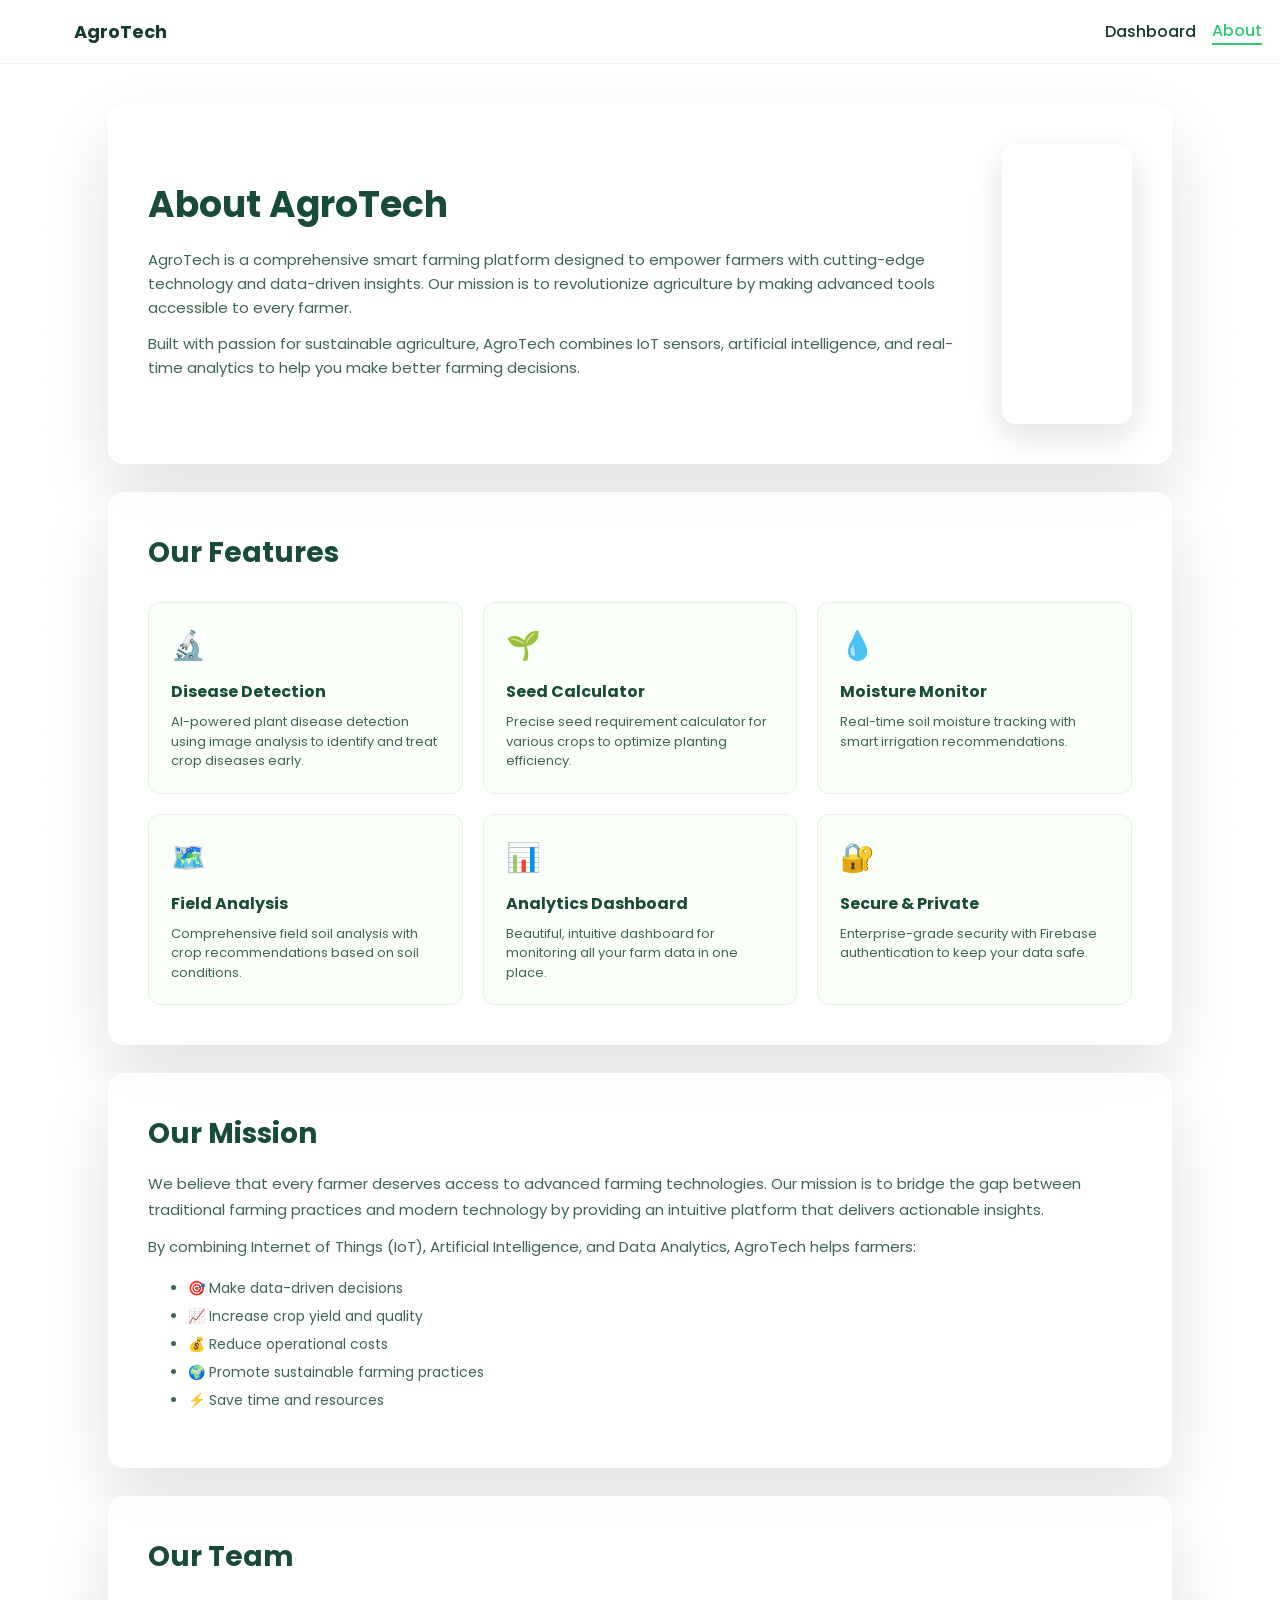
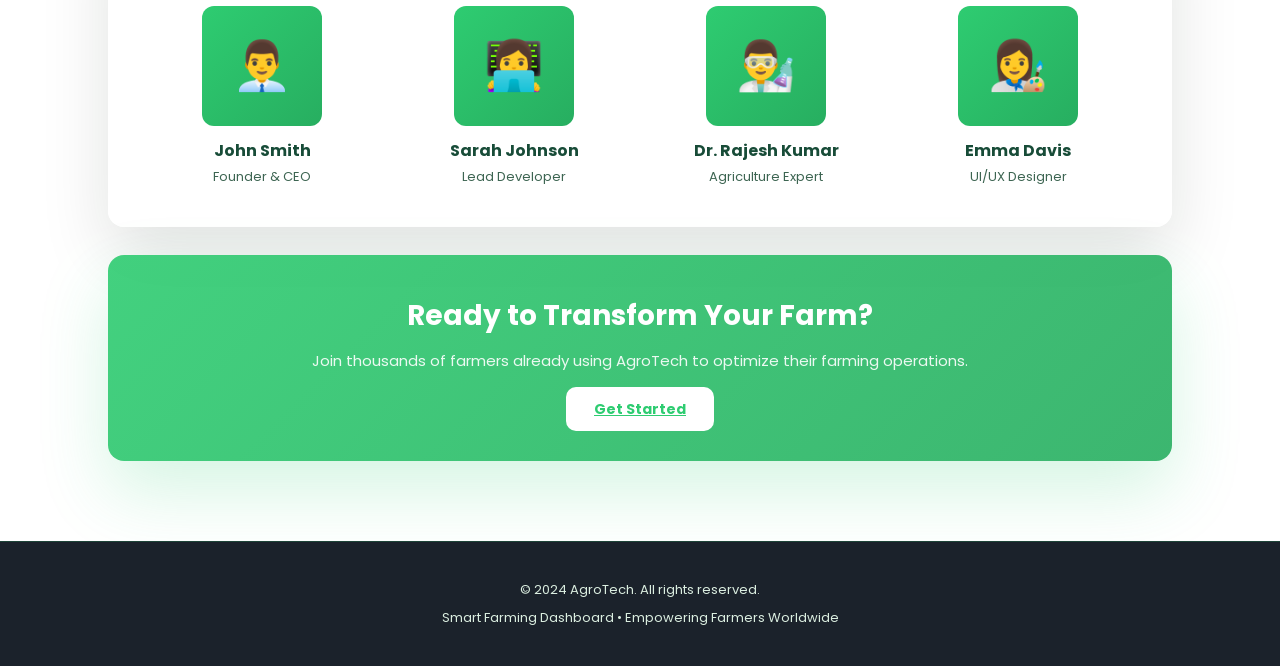
<file: public/about.html>
<!DOCTYPE html>
<html lang="en">

<head>
    <meta charset="utf-8" />
    <meta name="viewport" content="width=device-width,initial-scale=1" />
    <title>About — AgroTech Dashboard</title>
    <!-- Google tag (gtag.js) -->
    <script async src="https://www.googletagmanager.com/gtag/js?id=G-ZP5JD05KH3"></script>
    <script>
        window.dataLayer = window.dataLayer || [];
        function gtag() { dataLayer.push(arguments); }
        gtag('js', new Date());
        gtag('config', 'G-ZP5JD05KH3');
    </script>

    <!-- Favicon and App Icons -->
    <link rel="icon" type="image/png" sizes="16x16" href="/favicon-16x16.png">
    <link rel="icon" type="image/png" sizes="32x32" href="/favicon-32x32.png">
    <link rel="apple-touch-icon" href="/apple-touch-icon.png">
    <link rel="icon" href="favicon.ico" >
    <!-- Android Chrome Icons -->
    <link rel="icon" type="image/png" sizes="192x192" href="/android-chrome-192x192.png">
    <link rel="icon" type="image/png" sizes="512x512" href="/android-chrome-512x512.png">

    <!-- PWA Manifest -->
    <link rel="manifest" href="/site.webmanifest">

    <!-- Fonts, icons -->
    <link href="https://fonts.googleapis.com/css2?family=Poppins:wght@300;400;600;700&display=swap" rel="stylesheet">
    <link rel="stylesheet" href="https://cdnjs.cloudflare.com/ajax/libs/font-awesome/6.5.0/css/all.min.css" />

    <style>
        :root {
            --accent: #2ecc71;
            --accent-dark: #27ae60;
            --muted: #6b7280;
            --dark: #0f1720;
        }

        * {
            box-sizing: border-box
        }

        body {
            margin: 0;
            font-family: 'Poppins', sans-serif;
            color: #0b2e21;
            overflow: auto;
        }

        /* Parallax background container */
        .bg-wrap {
            position: fixed;
            inset: 0;
            z-index: -3;
            overflow: hidden;
        }

        .bg-image {
            position: absolute;
            inset: -20%;
            background-image: url('https://images.unsplash.com/photo-1524593119771-aa5c54b3e222?auto=format&fit=crop&w=1600&q=70');
            background-size: cover;
            background-position: center;
            transform: translate3d(0, 0, 0);
            transition: transform .15s linear;
            filter: saturate(1.05) contrast(1);
        }

        .bg-overlay {
            position: absolute;
            inset: 0;
            background: linear-gradient(rgba(255, 255, 255, 0.78), rgba(255, 255, 255, 0.85));
        }

        /* Layout */
        .main {
            display: flex;
            flex-direction: column;
            min-height: 100vh;
            position: relative;
            z-index: 1;
        }

        /* Topbar */
        .topbar {
            height: 64px;
            display: flex;
            align-items: center;
            gap: 12px;
            padding: 0 18px;
            background: rgba(255, 255, 255, 0.72);
            backdrop-filter: blur(8px);
            border-bottom: 1px solid rgba(0, 0, 0, 0.04);
            position: sticky;
            top: 0;
            z-index: 10;
            justify-content: space-between;
        }

        .brand {
            display: flex;
            gap: 12px;
            align-items: center;
        }

        .logo {
            width: 44px;
            height: 44px;
            border-radius: 10px;
            background-image: url('https://images.unsplash.com/photo-1542444459-db5a45f1d499?auto=format&fit=crop&w=300&q=60');
            background-size: cover;
        }

        .title {
            font-weight: 700;
            color: #163b2e;
            font-size: 18px;
        }

        .topbar-right {
            display: flex;
            gap: 16px;
            align-items: center;
        }

        .nav-link {
            text-decoration: none;
            color: #163b2e;
            font-weight: 500;
            cursor: pointer;
            transition: color 0.3s ease;
        }

        .nav-link:hover {
            color: var(--accent);
        }

        .nav-link.active {
            color: var(--accent);
            border-bottom: 2px solid var(--accent);
        }

        /* Content area */
        .content {
            width: 100%;
            max-width: 1100px;
            margin: 0 auto;
            padding: 40px 18px;
            flex: 1;
        }

        /* Section cards */
        .about-hero {
            background: rgba(255, 255, 255, 0.88);
            border-radius: 16px;
            padding: 40px;
            margin-bottom: 28px;
            box-shadow: 0 30px 70px rgba(14, 22, 18, 0.12);
            display: flex;
            gap: 32px;
            align-items: center;
        }

        .about-hero-text h1 {
            margin: 0;
            font-size: 36px;
            color: #184c38;
            margin-bottom: 16px;
        }

        .about-hero-text p {
            margin: 0 0 12px 0;
            color: #3d6552;
            line-height: 1.6;
            font-size: 15px;
        }

        .about-hero-image {
            width: 280px;
            height: 280px;
            border-radius: 14px;
            background-image: url('https://images.unsplash.com/photo-1574080320219-553eb213f72d?auto=format&fit=crop&w=400&q=60');
            background-size: cover;
            background-position: center;
            box-shadow: 0 12px 35px rgba(7, 20, 12, 0.12);
        }

        /* Features grid */
        .features-section {
            background: rgba(255, 255, 255, 0.88);
            border-radius: 16px;
            padding: 40px;
            margin-bottom: 28px;
            box-shadow: 0 30px 70px rgba(14, 22, 18, 0.12);
        }

        .features-section h2 {
            margin: 0 0 28px 0;
            font-size: 28px;
            color: #184c38;
        }

        .features-grid {
            display: grid;
            grid-template-columns: repeat(auto-fit, minmax(240px, 1fr));
            gap: 20px;
        }

        .feature-card {
            background: #fbfff9;
            padding: 22px;
            border-radius: 12px;
            border: 1px solid #e6efe8;
            transition: all 0.3s ease;
        }

        .feature-card:hover {
            transform: translateY(-4px);
            box-shadow: 0 12px 24px rgba(46, 204, 113, 0.15);
            border-color: var(--accent);
        }

        .feature-icon {
            font-size: 28px;
            color: var(--accent);
            margin-bottom: 12px;
        }

        .feature-card h3 {
            margin: 0 0 8px 0;
            font-size: 16px;
            color: #184c38;
        }

        .feature-card p {
            margin: 0;
            color: #3d6552;
            font-size: 13px;
            line-height: 1.5;
        }

        /* Mission section */
        .mission-section {
            background: rgba(255, 255, 255, 0.88);
            border-radius: 16px;
            padding: 40px;
            margin-bottom: 28px;
            box-shadow: 0 30px 70px rgba(14, 22, 18, 0.12);
        }

        .mission-section h2 {
            margin: 0 0 16px 0;
            font-size: 28px;
            color: #184c38;
        }

        .mission-section p {
            margin: 0 0 12px 0;
            color: #3d6552;
            line-height: 1.7;
            font-size: 15px;
        }

        /* Team section */
        .team-section {
            background: rgba(255, 255, 255, 0.88);
            border-radius: 16px;
            padding: 40px;
            margin-bottom: 28px;
            box-shadow: 0 30px 70px rgba(14, 22, 18, 0.12);
        }

        .team-section h2 {
            margin: 0 0 28px 0;
            font-size: 28px;
            color: #184c38;
        }

        .team-grid {
            display: grid;
            grid-template-columns: repeat(auto-fit, minmax(180px, 1fr));
            gap: 24px;
        }

        .team-member {
            text-align: center;
        }

        .member-avatar {
            width: 120px;
            height: 120px;
            border-radius: 12px;
            background: linear-gradient(135deg, var(--accent), var(--accent-dark));
            display: flex;
            align-items: center;
            justify-content: center;
            color: white;
            font-size: 48px;
            margin: 0 auto 12px;
        }

        .team-member h3 {
            margin: 0 0 4px 0;
            font-size: 16px;
            color: #184c38;
        }

        .team-member p {
            margin: 0;
            color: #3d6552;
            font-size: 13px;
        }

        /* CTA section */
        .cta-section {
            background: linear-gradient(135deg, rgba(46, 204, 113, 0.9), rgba(39, 174, 96, 0.9));
            border-radius: 16px;
            padding: 40px;
            margin-bottom: 40px;
            text-align: center;
            color: white;
            box-shadow: 0 30px 70px rgba(46, 204, 113, 0.2);
        }

        .cta-section h2 {
            margin: 0 0 12px 0;
            font-size: 28px;
            color: white;
        }

        .cta-section p {
            margin: 0 0 24px 0;
            color: rgba(255, 255, 255, 0.9);
            font-size: 15px;
        }

        .cta-btn {
            background: white;
            color: var(--accent);
            border: none;
            padding: 12px 28px;
            border-radius: 10px;
            font-weight: 700;
            cursor: pointer;
            transition: all 0.3s ease;
            font-size: 14px;
        }

        .cta-btn:hover {
            transform: translateY(-2px);
            box-shadow: 0 8px 20px rgba(0, 0, 0, 0.15);
        }

        /* Footer */
        .footer {
            background: rgba(15, 23, 32, 0.95);
            color: #dbeee0;
            padding: 30px 18px;
            text-align: center;
            border-top: 1px solid rgba(46, 204, 113, 0.2);
        }

        .footer p {
            margin: 8px 0;
            font-size: 13px;
        }

        /* Responsive */
        @media(max-width:900px) {
            .about-hero {
                flex-direction: column;
                align-items: flex-start;
                gap: 24px;
            }

            .about-hero-image {
                width: 100%;
                height: 240px;
            }

            .about-hero-text h1 {
                font-size: 28px;
            }

            .features-section,
            .mission-section,
            .team-section,
            .cta-section {
                padding: 28px;
            }
        }

        @media(max-width:520px) {
            .topbar {
                flex-direction: column;
                gap: 8px;
                height: auto;
                padding: 12px 18px;
            }

            .topbar-right {
                flex-direction: column;
                width: 100%;
                gap: 8px;
            }

            .nav-link {
                font-size: 13px;
            }

            .about-hero,
            .features-section,
            .mission-section,
            .team-section,
            .cta-section {
                padding: 20px;
                margin-bottom: 18px;
            }

            .about-hero-text h1 {
                font-size: 24px;
            }

            .features-section h2,
            .mission-section h2,
            .team-section h2,
            .cta-section h2 {
                font-size: 22px;
            }

            .content {
                padding: 20px 12px;
            }
        }
    </style>
</head>

<body>

    <!-- Parallax background -->
    <div class="bg-wrap">
        <div class="bg-image" id="bgImage"></div>
        <div class="bg-overlay"></div>
    </div>

    <!-- Main -->
    <div class="main">
        <div class="topbar">
            <div class="brand">
                <div class="logo" aria-hidden></div>
                <div class="title">AgroTech</div>
            </div>
            <div class="topbar-right">
                <a href="/index.html" class="nav-link">Dashboard</a>
                <a href="/about.html" class="nav-link active">About</a>
            </div>
        </div>

        <div class="content">
            <!-- Hero Section -->
            <div class="about-hero">
                <div class="about-hero-text">
                    <h1>About AgroTech</h1>
                    <p>AgroTech is a comprehensive smart farming platform designed to empower farmers with cutting-edge technology and data-driven insights. Our mission is to revolutionize agriculture by making advanced tools accessible to every farmer.</p>
                    <p>Built with passion for sustainable agriculture, AgroTech combines IoT sensors, artificial intelligence, and real-time analytics to help you make better farming decisions.</p>
                </div>
                <div class="about-hero-image"></div>
            </div>

            <!-- Features Section -->
            <div class="features-section">
                <h2>Our Features</h2>
                <div class="features-grid">
                    <div class="feature-card">
                        <div class="feature-icon">🔬</div>
                        <h3>Disease Detection</h3>
                        <p>AI-powered plant disease detection using image analysis to identify and treat crop diseases early.</p>
                    </div>
                    <div class="feature-card">
                        <div class="feature-icon">🌱</div>
                        <h3>Seed Calculator</h3>
                        <p>Precise seed requirement calculator for various crops to optimize planting efficiency.</p>
                    </div>
                    <div class="feature-card">
                        <div class="feature-icon">💧</div>
                        <h3>Moisture Monitor</h3>
                        <p>Real-time soil moisture tracking with smart irrigation recommendations.</p>
                    </div>
                    <div class="feature-card">
                        <div class="feature-icon">🗺️</div>
                        <h3>Field Analysis</h3>
                        <p>Comprehensive field soil analysis with crop recommendations based on soil conditions.</p>
                    </div>
                    <div class="feature-card">
                        <div class="feature-icon">📊</div>
                        <h3>Analytics Dashboard</h3>
                        <p>Beautiful, intuitive dashboard for monitoring all your farm data in one place.</p>
                    </div>
                    <div class="feature-card">
                        <div class="feature-icon">🔐</div>
                        <h3>Secure & Private</h3>
                        <p>Enterprise-grade security with Firebase authentication to keep your data safe.</p>
                    </div>
                </div>
            </div>

            <!-- Mission Section -->
            <div class="mission-section">
                <h2>Our Mission</h2>
                <p>We believe that every farmer deserves access to advanced farming technologies. Our mission is to bridge the gap between traditional farming practices and modern technology by providing an intuitive platform that delivers actionable insights.</p>
                <p>By combining Internet of Things (IoT), Artificial Intelligence, and Data Analytics, AgroTech helps farmers:</p>
                <ul style="color: #3d6552; line-height: 2; font-size: 14px;">
                    <li>🎯 Make data-driven decisions</li>
                    <li>📈 Increase crop yield and quality</li>
                    <li>💰 Reduce operational costs</li>
                    <li>🌍 Promote sustainable farming practices</li>
                    <li>⚡ Save time and resources</li>
                </ul>
            </div>

            <!-- Team Section -->
            <div class="team-section">
                <h2>Our Team</h2>
                <div class="team-grid">
                    <div class="team-member">
                        <div class="member-avatar">👨‍💼</div>
                        <h3>John Smith</h3>
                        <p>Founder & CEO</p>
                    </div>
                    <div class="team-member">
                        <div class="member-avatar">👩‍💻</div>
                        <h3>Sarah Johnson</h3>
                        <p>Lead Developer</p>
                    </div>
                    <div class="team-member">
                        <div class="member-avatar">👨‍🔬</div>
                        <h3>Dr. Rajesh Kumar</h3>
                        <p>Agriculture Expert</p>
                    </div>
                    <div class="team-member">
                        <div class="member-avatar">👩‍🎨</div>
                        <h3>Emma Davis</h3>
                        <p>UI/UX Designer</p>
                    </div>
                </div>
            </div>

            <!-- CTA Section -->
            <div class="cta-section">
                <h2>Ready to Transform Your Farm?</h2>
                <p>Join thousands of farmers already using AgroTech to optimize their farming operations.</p>
                <a href="/index.html" class="cta-btn">Get Started</a>
            </div>
        </div>

        <!-- Footer -->
        <div class="footer">
            <p>&copy; 2024 AgroTech. All rights reserved.</p>
            <p>Smart Farming Dashboard • Empowering Farmers Worldwide</p>
        </div>
    </div>

    <script>
        // Parallax effect
        const bgWrap = document.getElementById('bgImage');
        window.addEventListener('mousemove', (e) => {
            const x = (e.clientX / window.innerWidth) * 20;
            const y = (e.clientY / window.innerHeight) * 20;
            bgWrap.style.transform = `translate3d(${-x}px, ${-y}px, 0)`;
        });
    </script>

</body>

</html>
</file>
